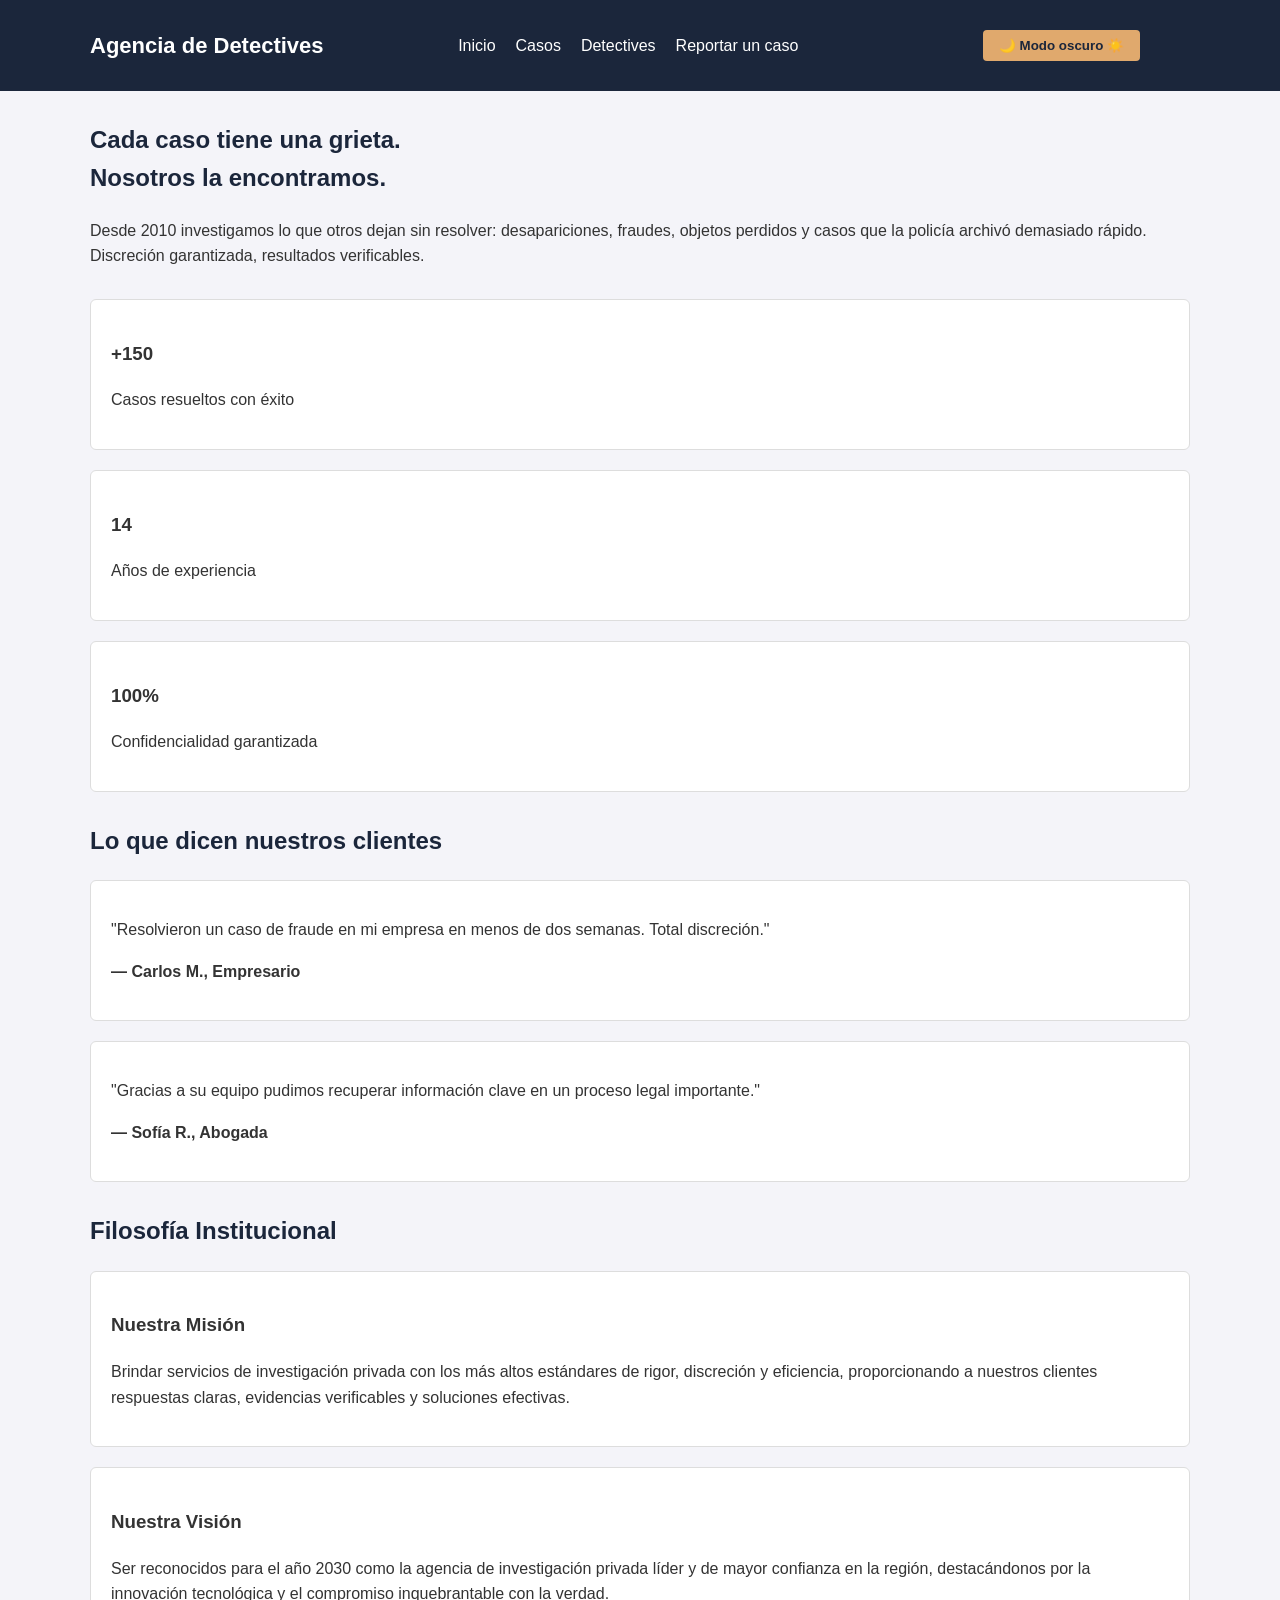
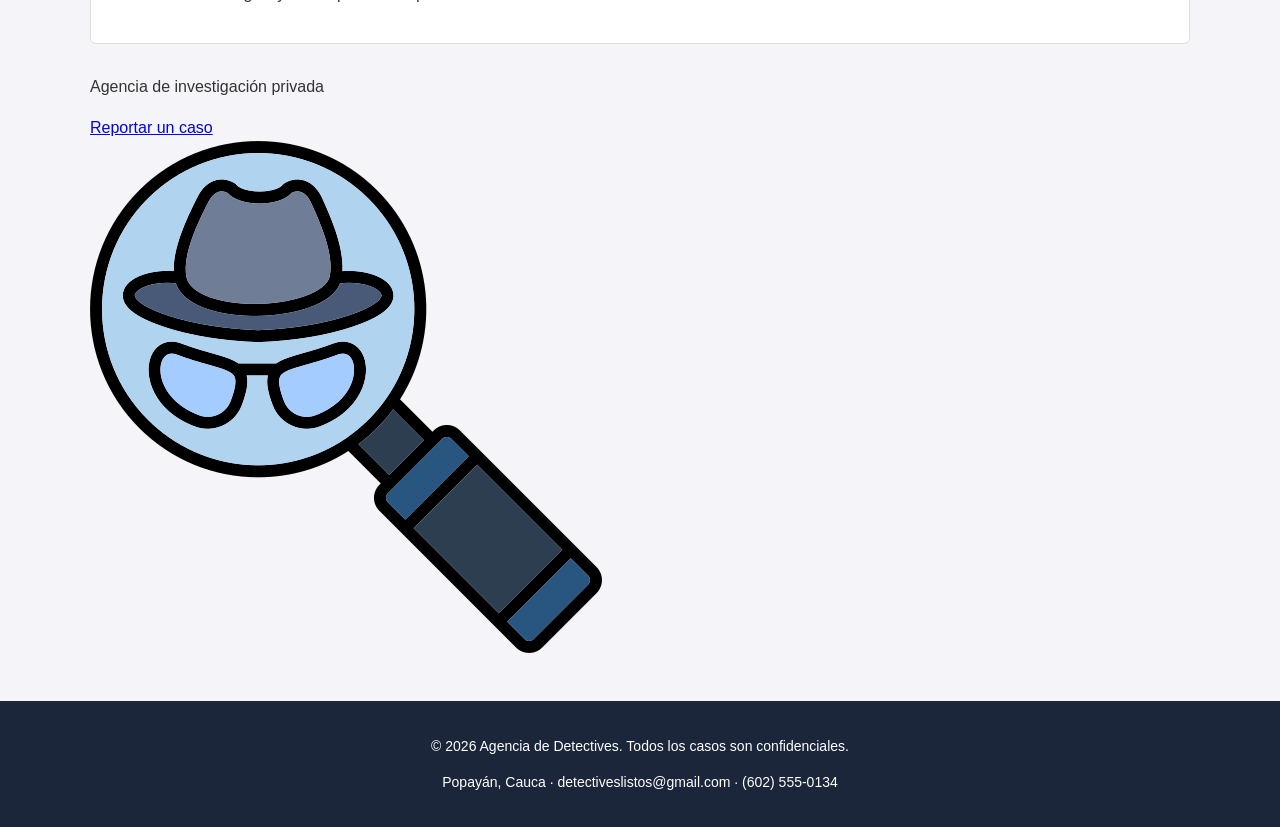
<file: index.html>
<!DOCTYPE html>
<html lang="es">
<head>
    <meta charset="UTF-8">
    <meta name="viewport" content="width=device-width, initial-scale=1.0">
    <title>Agencia de Detectives</title>
    

    <link rel="stylesheet" href="css/estilos.css">
</head>

<body>
    <header >
    <div >
        <a href="index.html" class="logo">Agencia <span>de </span>Detectives </a>

        <nav >
            <ul >
                <li><a href="index.html">Inicio</a></li>
                <li><a href="casos.html">Casos</a></li>
                <li><a href="detectives.html">Detectives</a></li>
                <li><a href="reportar.html">Reportar un caso</a></li>
            </ul>
        </nav>

        <button id="botonTema" class="boton-tema" type="button" onclick="cambiarModo()">
            🌙 Modo oscuro ☀️
        </button>

    </div>
</header>


<main>
    <section>
        <div>
        <h1>Cada caso tiene una grieta.<br>Nosotros la encontramos.</h1>
          <p >
            Desde 2010 investigamos lo que otros dejan sin resolver: desapariciones,
            fraudes, objetos perdidos y casos que la policía archivó demasiado rápido.
            Discreción garantizada, resultados verificables.
          </p>
        </div>
    </section>

     <!-- ================= SECCIÓN DE ESTADÍSTICAS ================= -->
    <section>
        <div>
            <div>
              <article>
                <h3>+150</h3>
                <p>Casos resueltos con éxito</p>
              </article>
            </div>
            <div>
              <article>
                <h3>14</h3>
                <p>Años de experiencia</p>
              </article>
            </div>
            <div>
              <article>
                <h3>100%</h3>
                <p>Confidencialidad garantizada</p>
              </article>
            </div>
        </div>
    </section>

    <!-- ================= SECCIÓN DE TESTIMONIOS ================= -->
    <section>
        <h2>Lo que dicen nuestros clientes</h2>
        <div>
            <article>
                <p>"Resolvieron un caso de fraude en mi empresa en menos de dos semanas. Total discreción."</p>
                <p><strong>— Carlos M., Empresario</strong></p>
            </article>

            <article>
                <p>"Gracias a su equipo pudimos recuperar información clave en un proceso legal importante."</p>
                <p><strong>— Sofía R., Abogada</strong></p>
            </article>
        </div>
    </section>


    <!-- ================= MISIÓN Y VISIÓN ================= -->
<section>
    <h2>Filosofía Institucional</h2>
    
    <div>
        <article>
            <h3>Nuestra Misión</h3>
            <p>
                Brindar servicios de investigación privada con los más altos estándares 
                de rigor, discreción y eficiencia, proporcionando a nuestros clientes respuestas 
                claras, evidencias verificables y soluciones efectivas.
            </p>
        </article>

        <article>
            <h3>Nuestra Visión</h3>
            <p>
                Ser reconocidos para el año 2030 como la agencia de investigación privada 
                líder y de mayor confianza en la región, destacándonos por la innovación 
                tecnológica y el compromiso inquebrantable con la verdad.
            </p>
        </article>
    </div>
</section>



    
    <section >
      <div >
        <div >
          <p >Agencia de investigación privada</p>
          
          <a href="reportar.html" >Reportar un caso</a>
        </div>
        <div >
          <img src="img/lupa.png" alt="Ilustración de un detective con sombrero y lupa">
        </div>
      </div>
    </section>


  </main>

   <!-- ===================== PIE DE PÁGINA ===================== -->
  <footer>
    <div>
      <p>&copy; 2026 Agencia de Detectives. Todos los casos son confidenciales.</p>
      <p>Popayán, Cauca &middot; detectiveslistos@gmail.com &middot; (602) 555-0134</p>
    </div>
  </footer>

  <script src="js/script.js"></script>
</body>
</html>
</file>
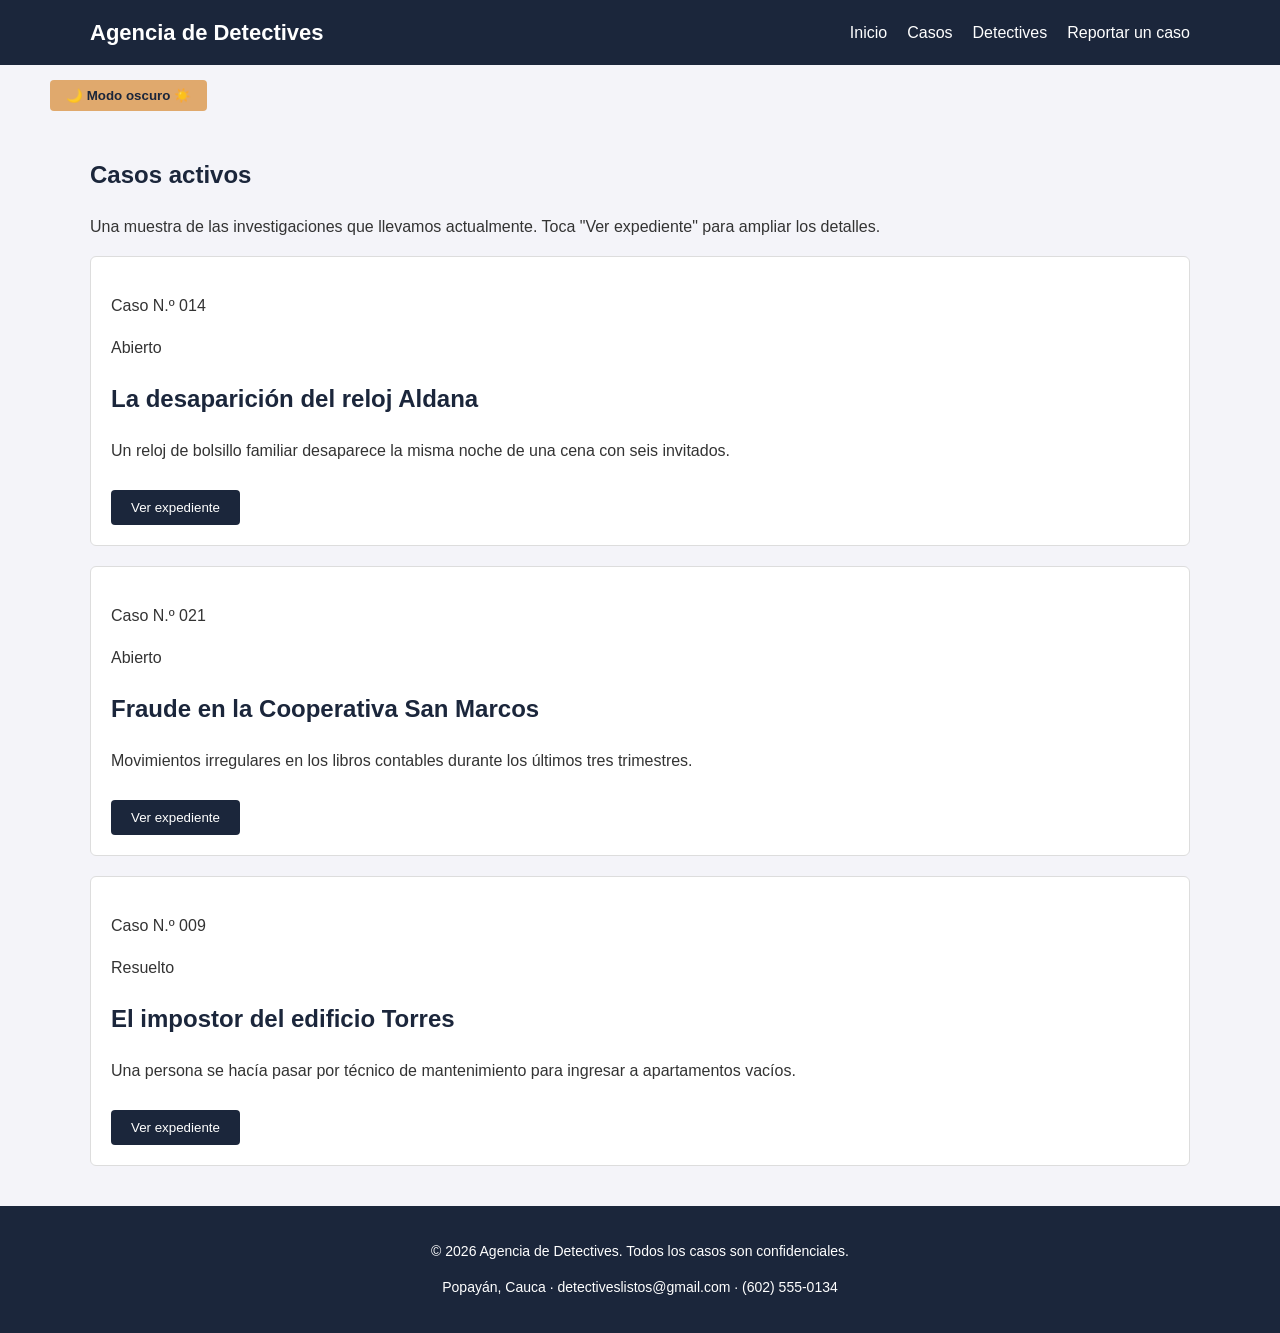
<file: casos.html>
<!DOCTYPE html>
<html lang="es">
<head>
    <meta charset="UTF-8">
    <meta name="viewport" content="width=device-width, initial-scale=1.0">
    <title>Agencia de Detectives</title>
    <link rel="stylesheet" href="css/estilos.css">
</head>

<body>

    <header>
        <div>

            <a href="index.html">
                Agencia de Detectives
            </a>

            <nav>
                <ul>
                    <li>
                        <a href="index.html">Inicio</a>
                    </li>

                    <li>
                        <a href="casos.html">Casos</a>
                    </li>

                    <li>
                        <a href="detectives.html">Detectives</a>
                    </li>

                    <li>
                        <a href="reportar.html">Reportar un caso</a>
                    </li>
                </ul>
            </nav>

        </div>
    </header>


    <button id="botonTema" class="boton-tema" type="button" onclick="cambiarModo()">
            🌙 Modo oscuro ☀️</button>

    <main>

        <section>

            <h1>Casos activos</h1>

            <p>
                Una muestra de las investigaciones que llevamos actualmente.
                Toca "Ver expediente" para ampliar los detalles.
            </p>

            <article>

                <p>Caso N.º 014</p>
                <p>Abierto</p>

                <h2>La desaparición del reloj Aldana</h2>

                <p>
                    Un reloj de bolsillo familiar desaparece la misma noche
                    de una cena con seis invitados.
                </p>

                 <!-- AGREGADO: id="expediente1" y style="display: none;" -->
                <div id="expediente1" style="display: none;">
                    <p>
                        <strong>Ubicación:</strong>
                        Popayán, barrio El Recuerdo.
                    </p>

                    <p>
                        <strong>Sospechosos:</strong>
                        3 invitados sin coartada confirmada.
                    </p>

                    <p>
                        <strong>Última pista:</strong>
                        Una ventana forzada desde el jardín trasero.
                    </p>
                </div>

                <!-- AGREGADO: onclick="verExpediente('expediente1')" -->
                <button type="button" onclick="verExpediente('expediente1')">
                    Ver expediente
                </button>

            </article>

            <article>

                <p>Caso N.º 021</p>
                <p>Abierto</p>

                <h2>Fraude en la Cooperativa San Marcos</h2>

                <p>
                    Movimientos irregulares en los libros contables durante
                    los últimos tres trimestres.
                </p>
                
                 <!-- AGREGADO: id="expediente2" y style="display: none;" -->
                <div id="expediente2" style="display: none;">
                    <p>
                        <strong>Ubicación:</strong>
                        Zona centro, oficinas administrativas.
                    </p>

                    <p>
                        <strong>Sospechosos:</strong>
                        Un exempleado con acceso al sistema contable.
                    </p>

                    <p>
                        <strong>Última pista:</strong>
                        Transferencias fraccionadas para evitar auditorías.
                    </p>
                </div>

                <!-- AGREGADO: onclick="verExpediente('expediente2')" -->
                <button type="button" onclick="verExpediente('expediente2')">
                    Ver expediente
                </button>

            </article>

            <article>

                <p>Caso N.º 009</p>
                <p>Resuelto</p>

                <h2>El impostor del edificio Torres</h2>

                <p>
                    Una persona se hacía pasar por técnico de mantenimiento
                    para ingresar a apartamentos vacíos.
                </p>

                <!-- AGREGADO: id="expediente3" y style="display: none;" -->
                <div id="expediente3" style="display: none;">
                    <p>
                        <strong>Ubicación:</strong>
                        Conjunto residencial Torres del Norte.
                    </p>

                    <p>
                        <strong>Resultado:</strong>
                        Identificado y entregado a las autoridades.
                    </p>

                    <p>
                        <strong>Duración:</strong>
                        9 días de seguimiento.
                    </p>
                </div>

                <!-- AGREGADO: onclick="verExpediente('expediente3')" -->
                <button type="button" onclick="verExpediente('expediente3')">
                    Ver expediente
                </button>

            </article>

        </section>

    </main>

    <footer>

        <p>
            &copy; 2026 Agencia de Detectives. Todos los casos son confidenciales.
        </p>

        <p>
            Popayán, Cauca · detectiveslistos@gmail.com · (602) 555-0134
        </p>

    </footer>

    <script src="js/script.js"></script>
    

</body>
</html>
</file>
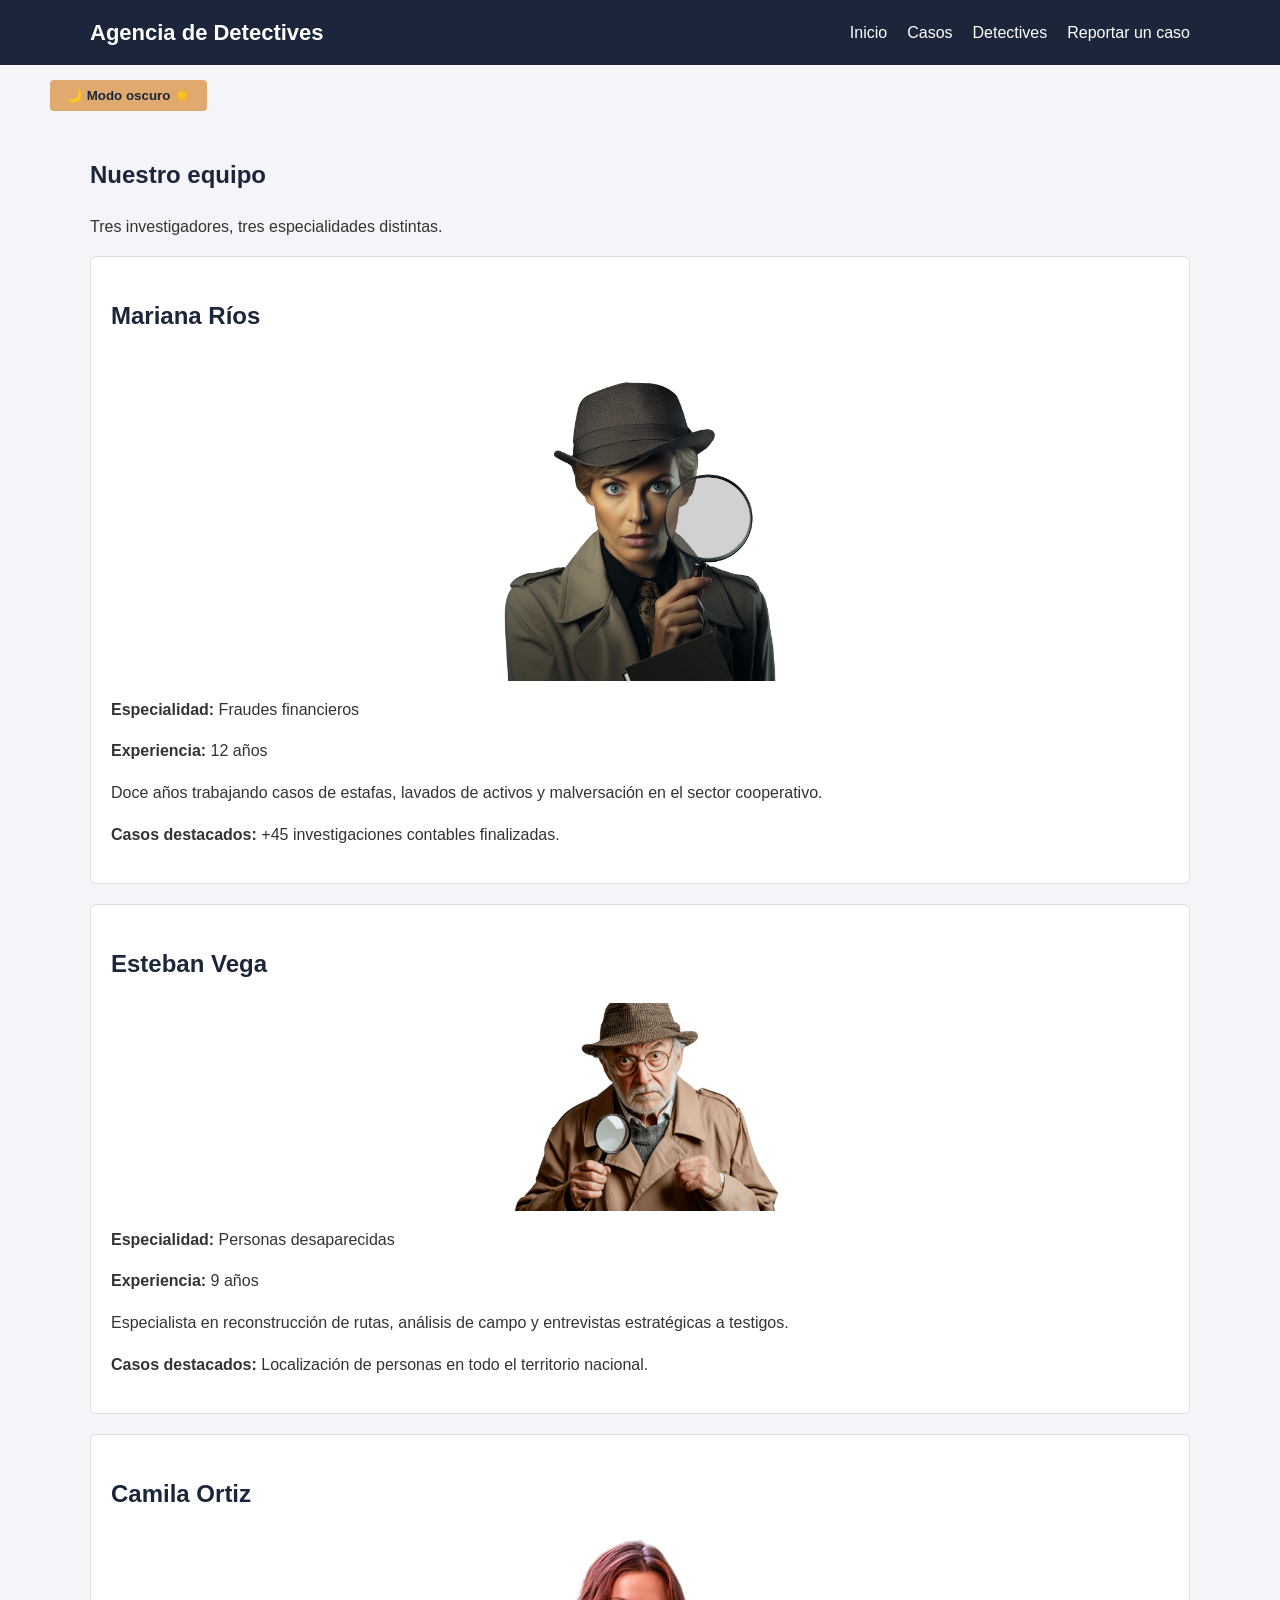
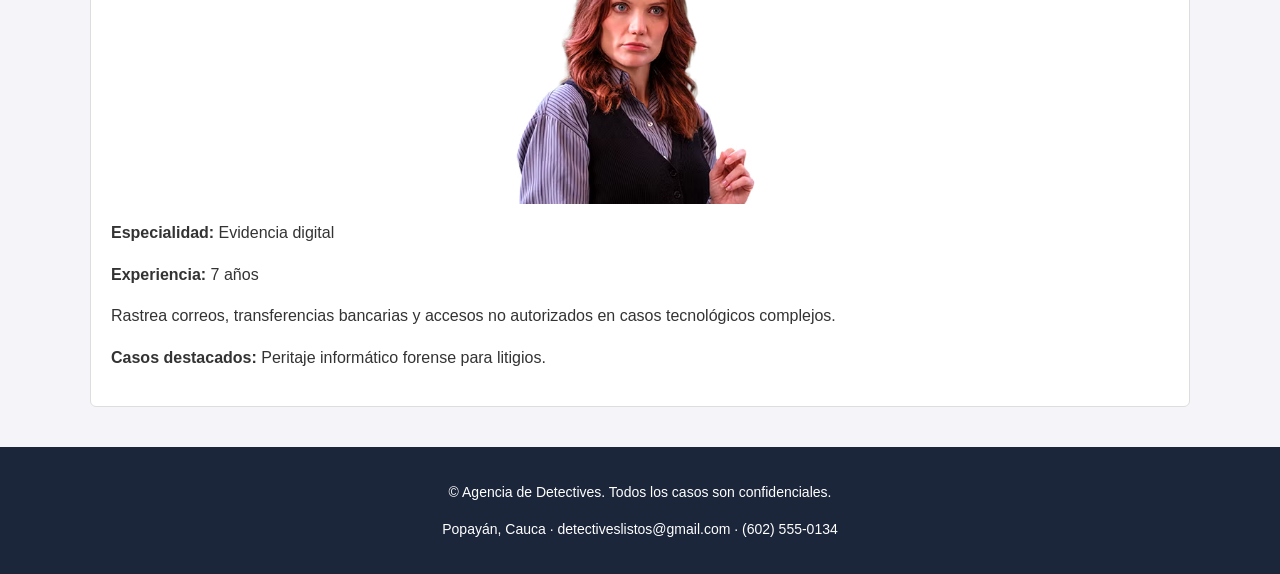
<file: detectives.html>
<!DOCTYPE html>
<html lang="en">
<head>
    <meta charset="UTF-8">
    <meta name="viewport" content="width=device-width, initial-scale=1.0">
    <title>Detectives</title>
    <link rel="stylesheet" href="css/estilos.css">
</head>
<body>
 <header>
        <div>

            <a href="index.html">
                Agencia de Detectives
            </a>

            <nav>
                <ul>
                    <li>
                        <a href="index.html">Inicio</a>
                    </li>

                    <li>
                        <a href="casos.html">Casos</a>
                    </li>

                    <li>
                        <a href="detectives.html">Detectives</a>
                    </li>

                    <li>
                        <a href="reportar.html">Reportar un caso</a>
                    </li>
                </ul>
            </nav>

        </div>
    </header>

    <button id="botonTema" class="boton-tema" type="button" onclick="cambiarModo()">
            🌙 Modo oscuro ☀️</button>

    <main>

        <section>

            <h1>Nuestro equipo</h1>

            <p>Tres investigadores, tres especialidades distintas.</p>

            <article>
                <h2>Mariana Ríos</h2>
                <div >
                <img src="img/detective.png" alt="Ilustración de un detective con sombrero y lupa">
                </div>
                <p><strong>Especialidad:</strong> Fraudes financieros</p>
                <p><strong>Experiencia:</strong> 12 años</p>
                <p>Doce años trabajando casos de estafas, lavados de activos y malversación en el sector cooperativo.</p>
                <p><strong>Casos destacados:</strong> +45 investigaciones contables finalizadas.</p>
            </article>

            <article>
                <h2>Esteban Vega</h2>
                <div >
                <img src="img/detectiv.webp" alt="Ilustración de un detective con sombrero y lupa">
                </div>
                <p><strong>Especialidad:</strong> Personas desaparecidas</p>
                <p><strong>Experiencia:</strong> 9 años</p>
                <p>Especialista en reconstrucción de rutas, análisis de campo y entrevistas estratégicas a testigos.</p>
                <p><strong>Casos destacados:</strong> Localización de personas en todo el territorio nacional.</p>
            </article>

            <article>
                <h2>Camila Ortiz</h2>
                <div >
                <img src="img/detectivem.avif" alt="Ilustración de un detective con sombrero y lupa">
                </div>
                <p><strong>Especialidad:</strong> Evidencia digital</p>
                <p><strong>Experiencia:</strong> 7 años</p>
                <p>Rastrea correos, transferencias bancarias y accesos no autorizados en casos tecnológicos complejos.</p>
                <p><strong>Casos destacados:</strong> Peritaje informático forense para litigios.</p>
            </article>

        </section>

    </main>

    <footer>

        <p>
            &copy; Agencia de Detectives. Todos los casos son confidenciales.
        </p>

        <p>Popayán, Cauca · detectiveslistos@gmail.com · (602) 555-0134</p>

    </footer>

    <script src="js/script.js"></script>
    
</body>
</html>
</file>
<file: css/estilos.css>
body.dark-mode {
    background-color: #121212;
    color: #ffffff;
}

/* 
   ESTILOS GENERALES Y MODO OSCURO
    */

body {
    font-family: Arial, sans-serif;
    margin: 0;
    padding: 0;
    background-color: #f4f4f9;
    color: #333333;
    line-height: 1.6;
}

body.dark-mode header,
body.dark-mode article,
body.dark-mode form,
body.dark-mode footer {
    background-color: #1e1e1e;
    color: #ffffff;
    border-color: #333333;
}

body.dark-mode input,
body.dark-mode select,
body.dark-mode textarea {
    background-color: #2b2b2b;
    color: #ffffff;
    border-color: #444444;
}

/* 
   EN CABEZADO Y NAVEGACIÓN
    */
header {
    background-color: #1b263b;
    color: #ffffff;
    padding: 15px 50px;
}

header div {
    display: flex;
    justify-content: space-between;
    align-items: center;
    max-width: 1100px;
    margin: 0 auto;
}

header a {
    color: #ffffff;
    text-decoration: none;
    font-size: 22px;
    font-weight: bold;
}

nav ul {
    list-style: none;
    margin: 0;
    padding: 0;
    display: flex;
    gap: 20px;
}

nav a {
    font-size: 16px;
    font-weight: normal;
}

nav a:hover {
    color: #e0a96d;
}

/* 
   BOTÓN DE CAMBIO DE TEMA
   */
.boton-tema {
    background-color: #e0a96d;
    color: #1b263b;
    border: none;
    padding: 8px 16px;
    cursor: pointer;
    border-radius: 4px;
    font-weight: bold;
    margin: 15px 50px;
}

/* 
   CONTENIDO PRINCIPAL, SECCIONES Y TARJETAS
    */
main {
    max-width: 1100px;
    margin: 30px auto;
    padding: 0 20px;
}

h1, h2 {
    color: #1b263b;
}

body.dark-mode h1,
body.dark-mode h2 {
    color: #e0a96d;
}

section {
    margin-bottom: 30px;
}

article {
    background-color: #ffffff;
    border: 1px solid #dddddd;
    border-radius: 6px;
    padding: 20px;
    margin-bottom: 20px;
}

/* Control para que las imágenes no se desborden en móviles */
img {
    max-width: 100%;
    height: auto;
    border-radius: 6px;
}

/* 
   FORMULARIO
   */
form {
    background-color: #ffffff;
    border: 1px solid #dddddd;
    padding: 25px;
    border-radius: 6px;
    max-width: 600px;
}

form div {
    margin-bottom: 15px;
    display: flex;
    flex-direction: column;
}

label {
    font-weight: bold;
    margin-bottom: 5px;
}

input, select, textarea {
    padding: 10px;
    border: 1px solid #ccc;
    border-radius: 4px;
    font-size: 14px;
}

/* 
   BOTONES ESTÁNDAR Y HOVER
    */
button[type="submit"],
article button {
    background-color: #1b263b;
    color: #ffffff;
    padding: 10px 20px;
    border: none;
    border-radius: 4px;
    cursor: pointer;
    margin-top: 10px;
}

body.dark-mode button[type="submit"],
body.dark-mode article button {
    background-color: #e0a96d;
    color: #121212;
}

button:hover,
a[href="reportar.html"]:hover {
    opacity: 0.9;
    cursor: pointer;
}


/* 
   PIE DE PÁGINA
    */
footer {
    background-color: #1b263b;
    color: #ffffff;
    text-align: center;
    padding: 20px;
    margin-top: 40px;
    font-size: 14px;
}

/* 
   DISEÑO ADAPTABLE / RESPONSIVE
   */
@media (max-width: 768px) {
    header div {
        flex-direction: column;
        gap: 10px;
        text-align: center;
    }

    nav ul {
        flex-direction: column;
        gap: 10px;
    }

    .boton-tema {
        margin: 15px auto;
        display: block;
    }

    main {
        padding: 0 10px;
    }

    form {
        width: 100%;
        padding: 15px;
    }
}

img[src="img/detective.png"] {
    max-width: 35%;
    margin: 0 auto;
    display: block;
}

img[src="img/detectivem.avif"] {
    max-width: 35%;
    margin: 0 auto;
    display: block;
}

img[src="img/detectiv.webp"] {
    max-width: 35%;
    margin: 0 auto;
    display: block;
}
</file>
